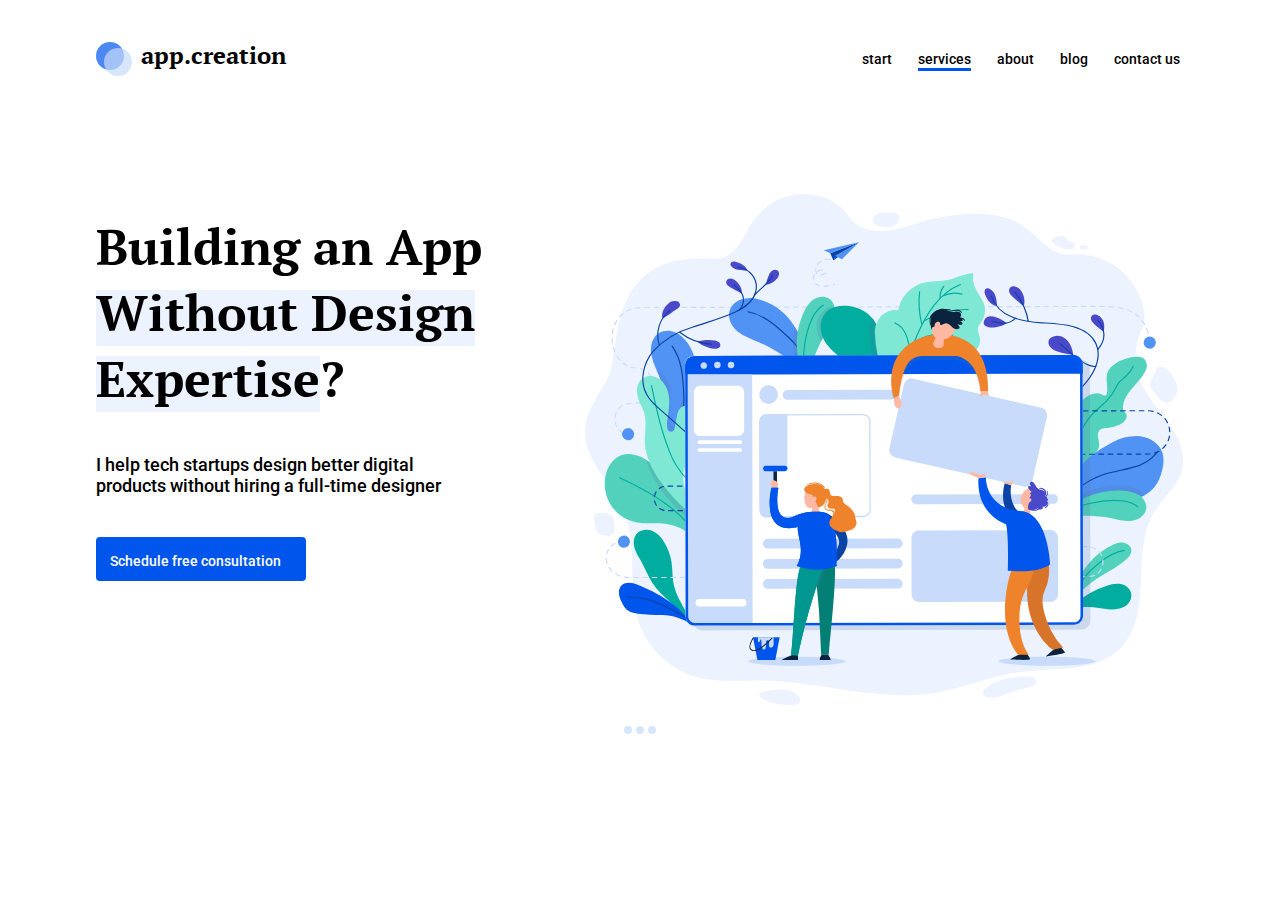
<file: index.html>
<!DOCTYPE html>
<html lang="en">
<head>
  <meta charset="UTF-8">
  <meta name="viewport" content="width=device-width, initial-scale=1">
  <title>Мой первый сайт</title>
  <link href="https://fonts.googleapis.com/css2?family=Roboto:wght@500&display=swap" rel="stylesheet">
  <link rel="stylesheet" href="./fonts.css">
  <link rel="stylesheet" href="./style.css">
</head>
<body>
<div class="wrapper">
  <header class="header">
    <div class="logo">
      <div class="logo__circle logo__circle_color_dark-blue"></div>
      <div class="logo__circle logo__circle_color_blue"></div>
      app.creation</div>
      <nav class="menu">
        <a class="menu__item" href="#"> start</a>
        <a class="menu__item menu__item_active" href="#"> services</a>
        <a class="menu__item" href="#"> about</a>
        <a class="menu__item" href="#"> blog</a>
        <a class="menu__item" href="#"> contact us</a>
      </nav>
      <div class="hamburger-menu">
        <input id="menu__toggle" type="checkbox" />
        <label class="menu__btn" for="menu__toggle">
    <span></span>
  </label>
  <ul class="menu__box">
    <li><a class="menu__item" href="#">start</a></li>
    <li><a class="menu__item" href="#">services</a></li>
    <li><a class="menu__item" href="#">about</a></li>
    <li><a class="menu__item" href="#">blog</a></li>
    <li><a class="menu__item" href="#">contact us</a></li>
  </ul>
</div>
  </header>
  <section class="main">
      <h1 class="main__title">
        Building an App <span class="main__title-text_highlight">Without Design Expertise</span>?
      </h1>
      <p class="main__subtitle">
        I help tech startups design better digital products without hiring a full-time designer
      </p>
         <a class="main__button" href="#">Schedule free consultation</a>
  </section>
  <div class="image-content">
  <img src="img/bottom.svg" alt=""></div>
  </div>
</body>
</html>
</file>
<file: fonts.css>
@font-face {
    font-family: 'pt_serifbold';
    src: url('fonts/ptserif-bold-webfont.woff') format('woff');
    font-weight: normal;
    font-style: normal;

}

@font-face {
    font-family: 'pt_serif';
    src: url('fonts/ptserif-regular-webfont.woff') format('woff');
    font-weight: normal;
    font-style: normal;

}

@font-face {
    font-family: 'roboto';
    src: url('fonts/roboto-regular-webfont.woff') format('woff');
    font-weight: normal;
    font-style: normal;

}

@font-face {
    font-family: 'robotobold';
    src: url('fonts/roboto-bold-webfont.woff') format('woff');
    font-weight: normal;
    font-style: normal;

}
</file>
<file: style.css>
body {
  margin: 0;
}

.wrapper {
  margin: auto;
  width: 80%;
}

.logo {
  position: relative;
  padding: 40px 0 40px 48px;
  font: bold 24px/31px 'pt_serifbold', arial, helvetica, sans-serif;
}

.logo__circle {
  position: absolute;
  left: 0;
  top: 50%;
  transform: translateY(-50%);
  width: 28px;
  height: 28px;
  border-radius: 50%;
  opacity: 0.7;
}

.logo__circle_color_blue {
  left: 8px;
  top: 56%;
  background: #c8dbfb;
}

.logo__circle_color_dark-blue {
  background: #0056ec;
}

.logo,
.menu {
  display: inline-block;
}

.header {
  display: flex;
  justify-content: space-between;
  align-items: center;
  margin-bottom: 132px;
}

.menu__item {
  position: relative;
  margin-right: 23px;
  font: 500 18px/21px 'roboto', arial, helvetica, sans-serif;
  color: #000;
  text-decoration: none;
  transition: opacity 0.5s;
}

.menu__item:after {
  position: absolute;
  left: 0;
  display: block;
  content: '';
  width: 0;
  height: 3px;
  background: #0056ec;
  opacity: 0;
  transition: opacity 0.5s, width 0.5s;
}

.menu__item:last-child {
  margin-right: 10px;
}

.menu__item_active::after {
  position: absolute;
  display: block;
  content: '';
  left: 0;
  width: 100%;
  height: 3px;
  background: #0056ec;
}

.menu__item:hover {
  color: #000080;
  opacity: 0.5;
}

.menu__item:hover::after {
  position: absolute;
  display: block;
  content: '';
  left: 0;
  width: 100%;
  height: 3px;
  background: #0056ec;
}

.menu__item:hover::after,
.menu__item_active::after {
  opacity: 1;
  width: 100%;
}

.main {
  padding: 0 63% 250px 0;
  margin-left: 0;
  background: no-repeat right 9px top url(img/mainimg.svg);
  background-size: 50%;
}

.main__title {
  width: 600px;
  height: 252px;
  margin: 0 0 44px 0;
  padding: 13% 0 0 3px;
  font: bold 66px/87px 'pt_serifbold', arial, helvetica, sans-serif;
}

.main__subtitle {
  width: 455px;
  height: 50px;
  margin: 0 0 46px 2px;
  font: 500 22px/26px 'roboto', arial, helvetica, sans-serif;
}

.main__title-text_highlight {
  background: linear-gradient(180deg, rgba(255, 255, 255, 1) 15%, #ecf3ff 15%);
}

.main__button {
  display: inline-block;
  padding: 18px 21px 7px 8px;
  margin-left: 2px;
  color: #fff;
  background: #0056ec;
  width: 244px;
  height: 30px;
  text-align: center;
  font: 500 18px/21px 'roboto', arial, helvetica, sans-serif;
  text-decoration: none;
  border-radius: 4px;
  transition: opacity 0.5s;
}

.main__button:hover {
  opacity: 0.5;
  -webkit-animation-name: pulse-grow;
  animation-name: pulse-grow;
  -webkit-animation-duration: 0.3s;
  animation-duration: 0.3s;
  -webkit-animation-timing-function: linear;
  animation-timing-function: linear;
  -webkit-animation-iteration-count: infinite;
  animation-iteration-count: infinite;
  -webkit-animation-direction: alternate;
  animation-direction: alternate;
}

@keyframes pulse-grow {
100% {
  -webkit-transform: scale(1.1);
    transform: scale(1.1);
}

}

.image-content {
  display: flex;
  justify-content: center;
  width: 100%;
  margin-top: 20px;
}

.hamburger-menu {
  display: none;
}

@media (max-width: 1580px) {
  .wrapper {
    width: 82%;
}

}

/* адаптация для 1366px */
@media (max-width: 1368px) {
  .wrapper {
    width: 68%;
}

  .header {
    margin-bottom: 83px;
}

  .logo {
    padding-left: 45px;
}

  .menu {
    padding-top: 7px;
}

  .menu__item {
    margin-right: 22px;
    font: 500 14px/16px 'roboto', arial, helvetica, sans-serif;
}

  .menu__item:last-child {
    margin-right: 4px;
}

  .main {
    padding-bottom: 125px;
    background: no-repeat right 1px top url(img/mainimg.svg);
    background-size: 55%;
}

  .main__title {
    width: 434px;
    height: 176px;
    padding: 5% 0;
    font: bold 50px/66px 'pt_serifbold', arial, helvetica, sans-serif;
}

  .main__subtitle {
    width: 367px;
    margin: 0 0 33px 0;
    font: 500 18px/21px 'roboto', arial, helvetica, sans-serif;
}

  .main__button {
    margin-left: 0;
    padding: 18px 19px 7px 8px;
    width: 183px;
    height: 19px;
    font: 500 14px/12px 'roboto', arial, helvetica, sans-serif;
}

  .hamburger-menu {
    display: none;
}

}

@media (max-width: 1300px) {
  .wrapper {
    width: 85%;
  }

}

/* адаптация для 1024px */
@media (max-width: 1024px) {
  .wrapper {
    width: 91%;
   }

  .header {
    margin-bottom: 85px;
   }

  .logo {
    padding-left: 44px;
   }

  .menu__item {
    margin-right: 22px;
    padding-top: 10px;
   }

  .menu__item:last-child {
    margin-right: 1px;
   }

  .main {
    background-size: 55%;
    padding: 0 63% 125px 0;
   }

  .main__title {
    font: bold 50px/66px 'pt_serifbold', arial, helvetica, sans-serif;
    margin-top: 0;
    margin-bottom: 42px;
   }

  .main__subtitle {
    margin: 0 0 33px 0;
    font: 500 18px/21px 'roboto', arial, helvetica, sans-serif;
   }

  .main__button {
    font: 500 14px/16px 'Roboto', arial, helvetica, sans-serif;
    width: 179px;
    height: 19px;
    padding: 15px 20px 10px 10px;
   }

  .hamburger-menu {
    display: none;
   }

}

@media (max-width: 1000px) {
  .wrapper {
    width: 95%;
  }

  .main {
    background-size: 53%;
  }
}

/* адаптация 375px */
@media (max-width: 850px) {
  .wrapper {
    width: 100%;
  }

  .hamburger-menu {
    display: inline-block;
  }

  .menu {
    display: none;
    padding-top: 7px;
  }

  .header {
    margin: 0 0 1px 28px;
  }

  .logo {
    padding: 28px 0;
    font-size: 0;
  }

  .logo__circle {
    margin-left: 24px;
    transform: translateY(-70%);
  }

  .logo__circle_color_blue {
    top: 57%;
  }

  .main {
    text-align: center;
    padding: 48% 0 0;
    background-size: 53%;
    background-position: top center;
  }

  .main__title {
    margin: 0 auto 46px;
    padding: 0;
    font: bold 33px/40px 'pt_serif', arial, helvetica, sans-serif;
    width: 273px;
    height: 105px;
  }

  .main__subtitle {
    margin: 0 auto 25px;
    padding: 0;
    font: 500 16px/19px 'roboto', arial, helvetica, sans-serif;
    width: 237px;
    height: 57px;
  }

  .main__button {
    padding: 14px 7px 12px 0;
    font: 500 14px/16px 'roboto', arial, helvetica, sans-serif;
    width: 203px;
  }

  .image-content {
    display: none;
  }

  #menu__toggle {
    opacity: 0;
  }

  .menu__btn {
    display: flex;
    align-items: center;
    position: fixed;
    top: 31px;
    right: 34px;
    width: 25px;
    height: 17px;
    cursor: pointer;
    z-index: 1;
  }

  .menu__btn > span,
  .menu__btn > span::before,
  .menu__btn > span::after {
    display: block;
    position: absolute;
    width: 100%;
    height: 3px;
    transition: 0.5s;
    background-color: #0056ec;
    transition-duration: 0.25s;
  }

  .menu__btn > span::before {
    content: '';
    top: -8px;
  }

  .menu__btn > span::after {
    content: '';
    top: 8px;
  }

  .menu__box {
    display: block;
    position: fixed;
    visibility: hidden;
    top: 0;
    left: -100%;
    width: 100%;
    height: 100%;
    margin: 0 auto;
    padding: 174px 0 0 1px;
    list-style: none;
    text-align: center;
    background-color: #fff;
    box-shadow: 1px 0 6px rgba(0, 0, 0, .2);
    transition-duration: 0.25s;
  }

  .menu {
    display: flex;
    flex-direction: column;
    position: fixed;
    top: 0;
    left: -100%;
    width: 100%;
    height: 100%;
    margin: 0;
    padding: 173px 0;
    text-align: center;
    background: #fff;
    max-width: 100%;
    transition: left 0.5s ease-out;
  }

  .menu__item {
    display: inline-block;
    padding: 17px 100px;
    margin: 0;
    margin-right: 0;
    width: auto;
    color: #000;
    font: 500 30px/25px 'roboto', arial, helvetica, sans-serif;
    text-decoration: none;
    transition-duration: 0.25s;
  }

  .menu__item:last-child {
    margin: 0 5px 1px 0;
  }

  .menu__item:hover {
    background-color: #cfd8dc;
    opacity: 0.5;
  }

  .menu__item_active::after {
    position: absolute;
    display: block;
    content: '';
    height: 3px;
    background: #0056ec;
  }

  .menu__item:hover::after {
    position: absolute;
    display: block;
    content: '';
    max-width: 100%;
    height: 3px;
    background: #0056ec;
  }

  #menu__toggle:checked ~ .menu__btn > span {
    transform: rotate(45deg);
  }

  #menu__toggle:checked ~ .menu__btn > span::before {
    top: 0;
    transform: rotate(0);
  }

  #menu__toggle:checked ~ .menu__btn > span::after {
    top: 0;
    transform: rotate(90deg);
  }

  #menu__toggle:checked ~ .menu__box {
    visibility: visible;
    left: 0;
  }

}

@media (max-width: 700px) {
  .main__title {
    font: bold 30px/40px 'pt_serif', arial, helvetica, sans-serif;
    height: 92px;
  }

  .main__subtitle {
    font: 500 15px/20px 'roboto', arial, helvetica, sans-serif;
    height: 53px;
  }

}

@media (max-width: 400px) {
  .main {
    padding: 58% 0 0;
    background-size: 62%;
  }

  .main__title {
    font: bold 30px/40px 'pt_serif', arial, helvetica, sans-serif;
    height: 95px;
  }

  .main__subtitle {
    font: 500 15px/19px 'roboto', arial, helvetica, sans-serif;
  }
}

@media (max-width: 390px) {
  .header {
    margin-left: 0;
  }

  .main {
    padding: 69% 0 0;
    background-size: 74%;
  }

  .main__title {
    padding-left: 6px;
    font: bold 32px/40px 'pt_serif', arial, helvetica, sans-serif;
    height: 105px;
  }

  .main__subtitle {
    padding-left: 7px;
    font: 500 16px/19px 'roboto', arial, helvetica, sans-serif;
    height: 58px;
  }

  .main__button {
    padding: 15px 16px 10px 10px;
    width: 181px;
  }

  .menu__btn {
    right: 24px;
  }

}

@media (max-width: 373px) {
  .main {
    padding: 70% 0 0;
    background-size: 75%;
  }

  .main__title {
    height: 103px;
  }

  .main__subtitle {
    padding-left: 8px;
    height: 57px;
  }

  .main__button {
    width: 190px;
    padding: 15px 14px 11px 8px;
  }

}
</file>
